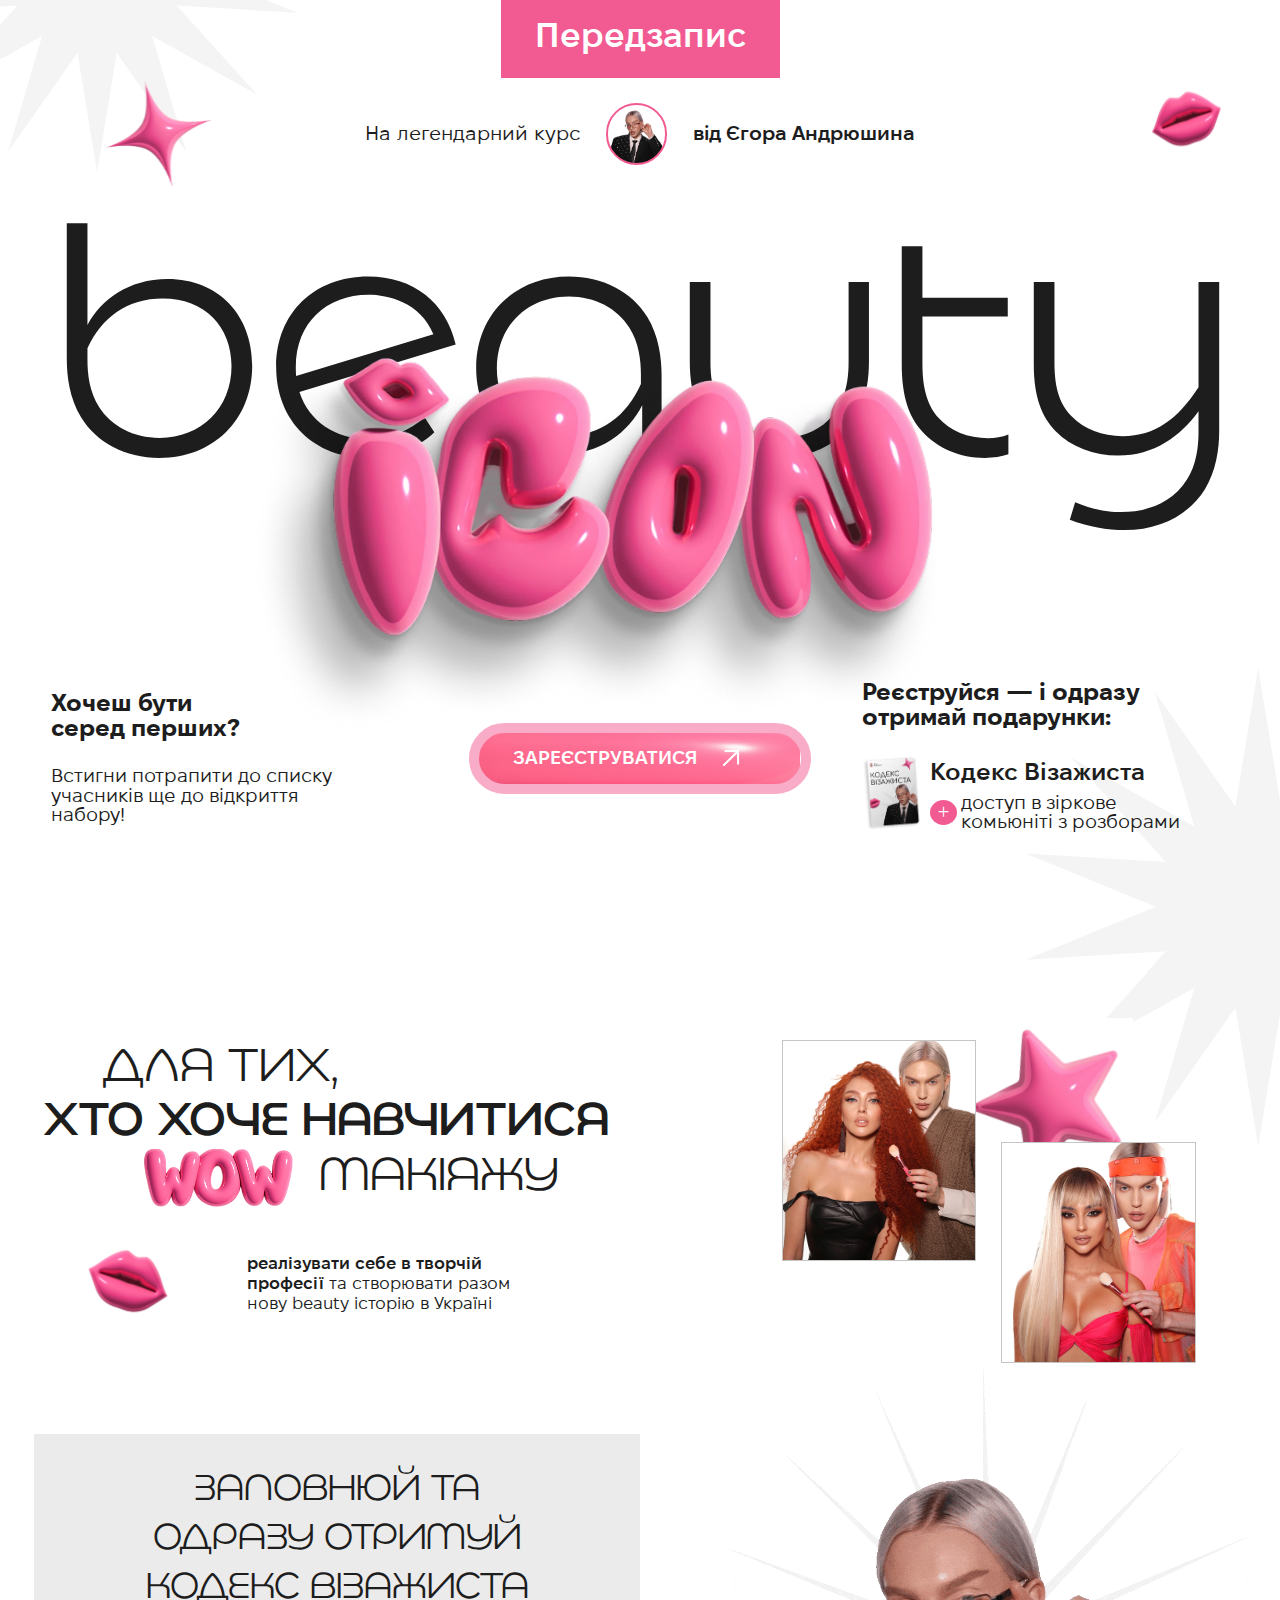
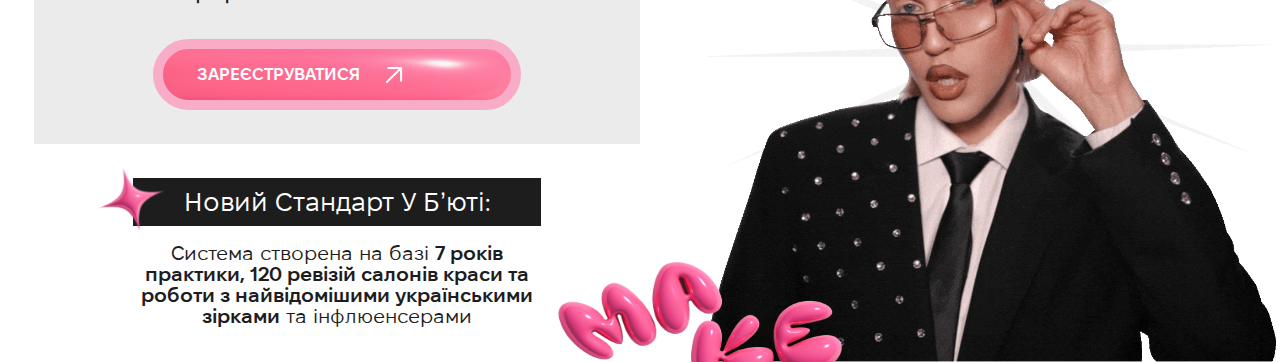
<file: index.html>
<!doctype html>
<html lang="en">
<head>
    <meta charset="UTF-8">
    <meta name="viewport"
          content="width=device-width, user-scalable=no, initial-scale=1.0, maximum-scale=1.0, minimum-scale=1.0">
    <meta http-equiv="X-UA-Compatible" content="ie=edge">
  <meta content="BEAUTY ICON - передзапис на легендраний курс від Єгора Андрюшина" name="description">
  <meta content="BEAUTY ICON - передзапис на легендраний курс від Єгора Андрюшина" property="og:title">
  <meta content="BEAUTY ICON - передзапис на легендраний курс від Єгора Андрюшина" property="og:description">
  <meta content="https://www.egormuaschool.com.ua/assets/open_graph.webp" property="og:image">
  <meta content="BEAUTY ICON - передзапис на легендраний курс від Єгора Андрюшина" property="twitter:title">
  <meta content="BEAUTY ICON - передзапис на легендраний курс від Єгора Андрюшина" property="twitter:description">
  <meta content="https://www.egormuaschool.com.ua/assets/open_graph.webp" property="twitter:image">
  <meta property="og:type" content="website">
  <meta content="summary_large_image" name="twitter:card">
  <link rel="stylesheet" href="style.css">
  <link rel="apple-touch-icon-precomposed" sizes="57x57" href="assets/apple-touch-icon-57x57.png" />
  <link rel="apple-touch-icon-precomposed" sizes="114x114" href="assets/apple-touch-icon-114x114.png" />
  <link rel="apple-touch-icon-precomposed" sizes="72x72" href="assets/apple-touch-icon-72x72.png" />
  <link rel="apple-touch-icon-precomposed" sizes="144x144" href="assets/apple-touch-icon-144x144.png" />
  <link rel="apple-touch-icon-precomposed" sizes="60x60" href="assets/apple-touch-icon-60x60.png" />
  <link rel="apple-touch-icon-precomposed" sizes="120x120" href="assets/apple-touch-icon-120x120.png" />
  <link rel="apple-touch-icon-precomposed" sizes="76x76" href="assets/apple-touch-icon-76x76.png" />
  <link rel="apple-touch-icon-precomposed" sizes="152x152" href="assets/apple-touch-icon-152x152.png" />
  <link rel="icon" type="image/png" href="assets/favicon-196x196.png" sizes="196x196" />
  <link rel="icon" type="image/png" href="assets/favicon-96x96.png" sizes="96x96" />
  <link rel="icon" type="image/png" href="assets/favicon-32x32.png" sizes="32x32" />
  <link rel="icon" type="image/png" href="assets/favicon-16x16.png" sizes="16x16" />
  <link rel="icon" type="image/png" href="assets/favicon-128x128.png" sizes="128x128" />
  <meta name="application-name" content="BEAUTY ICON"/>
  <meta name="msapplication-TileColor" content="#FFFFFF" />
  <meta name="msapplication-TileImage" content="assets/mstile-144x144.png" />
  <meta name="msapplication-square70x70logo" content="assets/mstile-70x70.png" />
  <meta name="msapplication-square150x150logo" content="assets/mstile-150x150.png" />
  <meta name="msapplication-wide310x150logo" content="assets/mstile-310x150.png" />
  <meta name="msapplication-square310x310logo" content="assets/mstile-310x310.png" />

  <title>BEAUTY ICON</title>
</head>
<body>
  <main>
    <section class="hero">
      <div class="top">
        <div class="pre-record">
          <div class="inner fixel-semibold color-white">
            Передзапис
          </div>
        </div>
        <div class="description">
          <div class="left fixel-regular">На легендарний курс</div>
          <div class="img">

          </div>
          <div class="right fixel-semibold"> від Єгора Андрюшина</div>
        </div>
      </div>
      <div class="title basenji-extralight">
        <div class="marquee-text basenji-extralight">beauty beauty beauty</div>
        <img src="assets/images/title-icon.png" alt="" class="abs">
      </div>
      <div class="bottom">
        <div class="left">
          <div class="fixel-bold">Хочеш бути <br>серед перших?</div>
          <div class="fixel-regular">Встигни потрапити до списку <br>учасників ще до відкриття <br>набору!</div>
        </div>
        <a href="https://ivansavchuk7.github.io/beauty_icon//apply" target="_blank" class="button pulse"><span class="fixel-semibold">ЗАРЕЄСТРУВАТИСЯ</span><img src="assets/images/arrow-white-2.svg" alt=""></a>
        <div class="right">
          <div class="fixel-bold">Реєструйся — і одразу отримай подарунки:</div>
          <div>
            <div class="left"><img src="assets/images/book.png" alt=""></div>
            <div class="right-inner">
              <div class="fixel-semibold">Кодекс Візажиста</div>
              <div><span>+</span><span class="fixel-regular">доступ в зіркове <br>комьюніті з розборами</span></div>
            </div>
          </div>
        </div>
      </div>
    </section>
    <section class="offer">
      <div class="about">
        <div class="left">
          <div class="title">
            <div class="basenji-extralight">ДЛЯ ТИХ,</div>
            <div class="basenji-light">ХТО ХОЧЕ НАВЧИТИСЯ</div>
            <div class="basenji-extralight">МАКІЯЖУ</div>
          </div>
          <div class="right mobile">
            <div class="collage" id="collage-mobile">
              <div>
                <img src="assets/images/collage-1.png" alt="" class="left">
              </div>
              <div>
                <img src="assets/images/collage-2.png" alt="" class="right">
                <img src="assets/images/pink-star.svg" alt="" class="abs right">
              </div>
            </div>
          </div>
          <div class="tooltip">
            <img src="assets/images/abs-lips.svg" alt="">
            <div class="text fixel-regular">
              <span class="fixel-semibold">реалізувати себе в творчій <br>професії</span> та створювати разом <br>нову beauty історію в Україні
            </div>
          </div>
        </div>
        <div class="right">
          <div class="collage" id="collage">
            <div>
              <img src="assets/images/collage-1.png" alt="" class="left">
            </div>
            <div>
              <img src="assets/images/collage-2.png" alt="" class="right">
              <img src="assets/images/pink-star.svg" alt="" class="abs right">
            </div>
          </div>
        </div>
      </div>
      <div class="form">
        <div class="content">
          <div class="action">
            <img src="assets/images/make-icon.png" alt="" class="abs">
            <div class="title">
              <div class="basenji-extralight">Заповнюй та</div>
              <div class="basenji-extralight">одразу отримуй</div>
              <div class="basenji-extralight">Кодекс Візажиста</div>
            </div>
            <a href="https://ivansavchuk7.github.io/beauty_icon//apply" target="_blank" class="button pulse"><span class="fixel-semibold">ЗАРЕЄСТРУВАТИСЯ</span><img src="assets/images/arrow-white-2.svg" alt=""></a>
          </div>
          <div class="description">
            <div class="title fixel-regular">Новий Стандарт У Бʼюті: <img src="assets/images/abs-star.svg" alt="" class="abs"></div>
            <div class="text fixel-regular">
              Система створена на базі <span class="fixel-semibold">7 років <br>практики, 120 ревізій салонів краси та <br>роботи з найвідомішими українськими <br>зірками</span> та інфлюенсерами
            </div>
          </div>
          <img src="assets/images/test.gif" alt="" class="mobile">
        </div>
      </div>
    </section>
  </main>
  <script>
    const collage = document.getElementById('collage');
    const collageMobile = document.getElementById('collage-mobile');

    let hasAnimated = false; // анімація спрацює лише один раз при появі
    let intervalId;

    const observer = new IntersectionObserver((entries, observer) => {
      entries.forEach(entry => {
        if (entry.isIntersecting && !hasAnimated) {
          hasAnimated = true;

          collage.classList.toggle('switch');
          collageMobile.classList.toggle('switch');

          setTimeout(() => {
            intervalId = setInterval(() => {
              collageMobile.classList.toggle('switch');
            }, 5000); // міняє місцями кожні 5 секунд після першої появи
          }, 2000);

          observer.unobserve(collageMobile);
          setTimeout(() => {
            intervalId = setInterval(() => {
              collage.classList.toggle('switch');
            }, 5000);
          }, 2000);

          observer.unobserve(collage);
        }
      });
    }, { threshold: 0.5 });

    observer.observe(collage);
    observer.observe(collageMobile);
  </script>
</body>
</html>
</file>
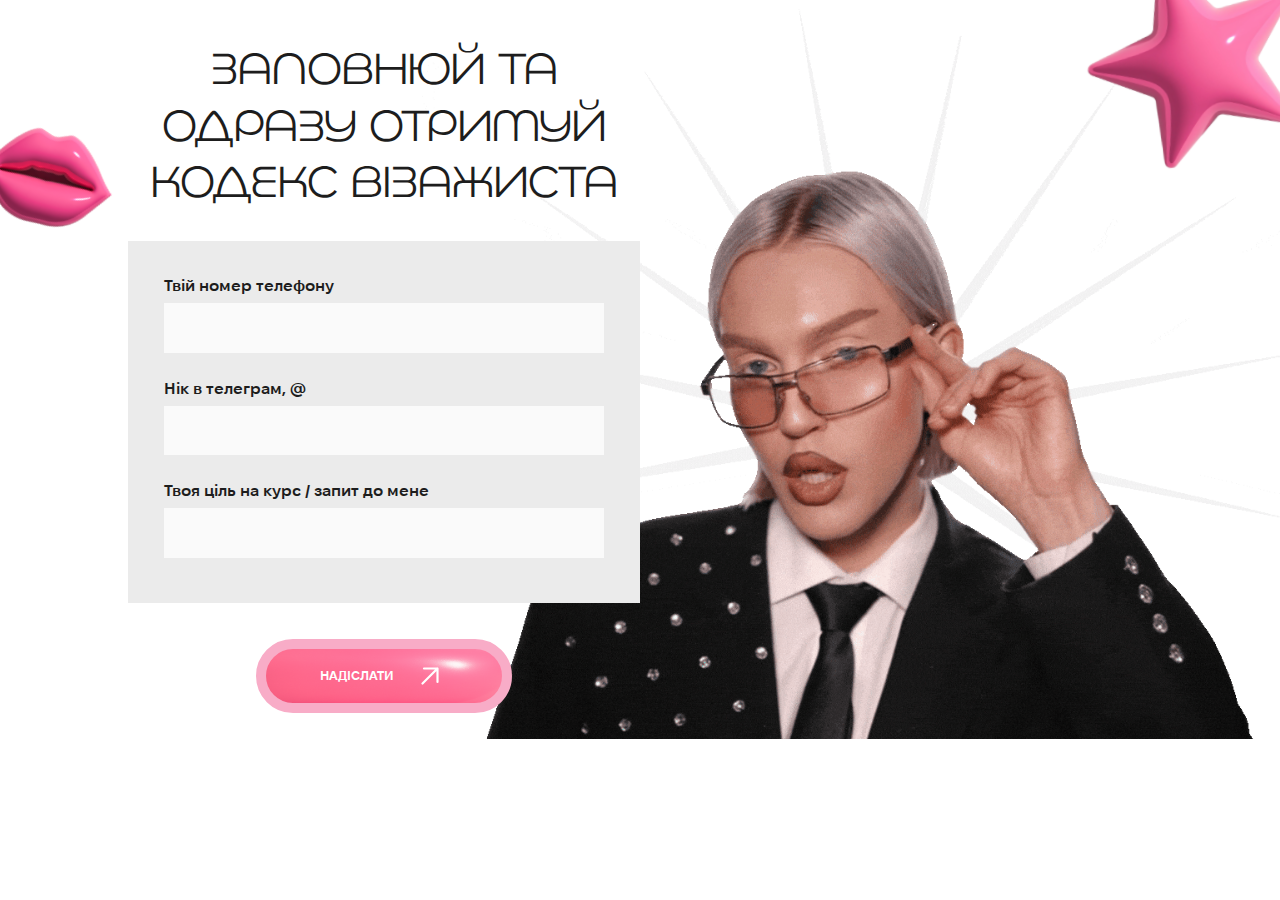
<file: apply/index.html>
<!doctype html>
<html lang="en">
<head>
    <meta charset="UTF-8">
    <meta name="viewport"
          content="width=device-width, user-scalable=no, initial-scale=1.0, maximum-scale=1.0, minimum-scale=1.0">
    <meta http-equiv="X-UA-Compatible" content="ie=edge">
    <meta content="BEAUTY ICON - передзапис на легендраний курс від Єгора Андрюшина" name="description">
    <meta content="BEAUTY ICON - передзапис на легендраний курс від Єгора Андрюшина" property="og:title">
    <meta content="BEAUTY ICON - передзапис на легендраний курс від Єгора Андрюшина" property="og:description">
    <meta content="" property="og:image">
    <meta content="BEAUTY ICON - передзапис на легендраний курс від Єгора Андрюшина" property="twitter:title">
    <meta content="BEAUTY ICON - передзапис на легендраний курс від Єгора Андрюшина" property="twitter:description">
    <meta content="" property="twitter:image">
    <meta property="og:type" content="website">
    <meta content="summary_large_image" name="twitter:card">
    <link rel="stylesheet" href="style.css">
    <script src="index.js" defer></script>
    <link rel="apple-touch-icon-precomposed" sizes="57x57" href="../assets/apple-touch-icon-57x57.png" />
    <link rel="apple-touch-icon-precomposed" sizes="114x114" href="../assets/apple-touch-icon-114x114.png" />
    <link rel="apple-touch-icon-precomposed" sizes="72x72" href="../assets/apple-touch-icon-72x72.png" />
    <link rel="apple-touch-icon-precomposed" sizes="144x144" href="../assets/apple-touch-icon-144x144.png" />
    <link rel="apple-touch-icon-precomposed" sizes="60x60" href="../assets/apple-touch-icon-60x60.png" />
    <link rel="apple-touch-icon-precomposed" sizes="120x120" href="../assets/apple-touch-icon-120x120.png" />
    <link rel="apple-touch-icon-precomposed" sizes="76x76" href="../assets/apple-touch-icon-76x76.png" />
    <link rel="apple-touch-icon-precomposed" sizes="152x152" href="../assets/apple-touch-icon-152x152.png" />
    <link rel="icon" type="image/png" href="../assets/favicon-196x196.png" sizes="196x196" />
    <link rel="icon" type="image/png" href="../assets/favicon-96x96.png" sizes="96x96" />
    <link rel="icon" type="image/png" href="../assets/favicon-32x32.png" sizes="32x32" />
    <link rel="icon" type="image/png" href="../assets/favicon-16x16.png" sizes="16x16" />
    <link rel="icon" type="image/png" href="../assets/favicon-128x128.png" sizes="128x128" />
    <meta name="application-name" content="BEAUTY ICON"/>
    <meta name="msapplication-TileColor" content="#FFFFFF" />
    <meta name="msapplication-TileImage" content="../assets/mstile-144x144.png" />
    <meta name="msapplication-square70x70logo" content="../assets/mstile-70x70.png" />
    <meta name="msapplication-square150x150logo" content="../assets/mstile-150x150.png" />
    <meta name="msapplication-wide310x150logo" content="../assets/mstile-310x150.png" />
    <meta name="msapplication-square310x310logo" content="../assets/mstile-310x310.png" />
    <title>BEAUTY ICON - Реєстрація</title>
</head>
<body>
    <main>
        <div class="content">
            <div class="title">
                <div>Заповнюй та</div>
                <div>одразу отримуй</div>
                <div>Кодекс Візажиста</div>
            </div>
            <div class="form-wrapper">
                <form class="custom-form" id="form">
                    <input type="hidden" name="SheetName" value="Beauty Icon">
                    <div class="form-inner">
                        <label>
                            Твій номер телефону<br>
                            <input type="tel" name="Номер телефону" pattern="^(\+?\d{10,15})$" required>
                        </label>

                        <label>
                            Нік в телеграм, @<br>
                            <input type="text" name="Телеграм" required>
                        </label>

                        <label>
                            Твоя ціль на курс / запит до мене<br>
                            <input type="text" name="Запит" required>
                        </label>
                    </div>
                    <button class="button pulse" id="submit-btn">
                        <div class="dot-spinner">
                            <div class="dot-spinner__dot"></div>
                            <div class="dot-spinner__dot"></div>
                            <div class="dot-spinner__dot"></div>
                            <div class="dot-spinner__dot"></div>
                            <div class="dot-spinner__dot"></div>
                            <div class="dot-spinner__dot"></div>
                            <div class="dot-spinner__dot"></div>
                            <div class="dot-spinner__dot"></div>
                        </div>
                        <span class="fixel-semibold">НАДІСЛАТИ</span><img src="../assets/images/arrow-white-2.svg" alt="" class="arrow">
                    </button>
                </form>
            </div>

            <img src="../assets/images/test.gif" alt="" class="mobile">
        </div>
    </main>
</body>
</html>
</file>
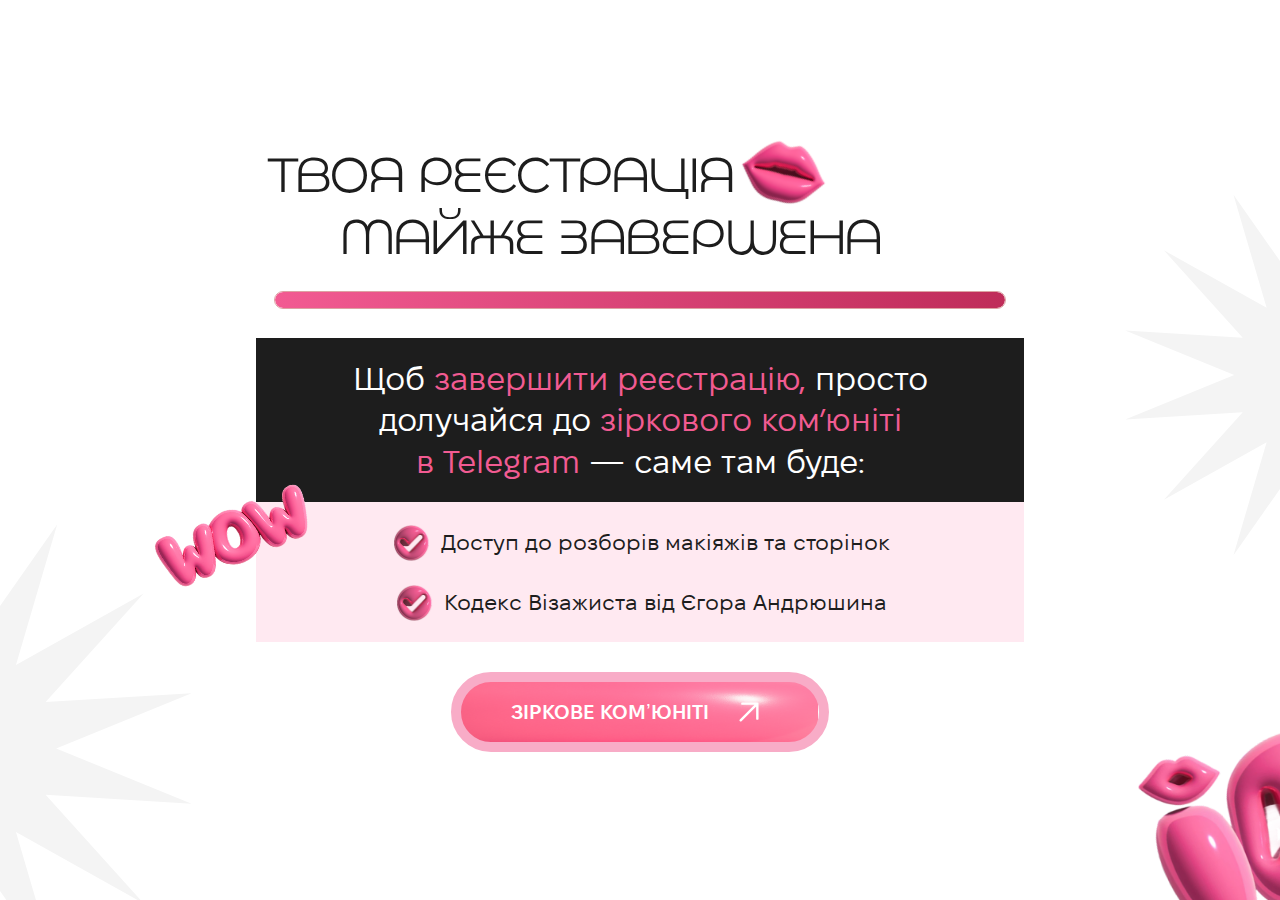
<file: finish/index.html>
<!doctype html>
<html lang="en">
<head>
    <meta charset="UTF-8">
    <meta name="viewport"
          content="width=device-width, user-scalable=no, initial-scale=1.0, maximum-scale=1.0, minimum-scale=1.0">
    <meta http-equiv="X-UA-Compatible" content="ie=edge">
    <meta content="BEAUTY ICON - передзапис на легендраний курс від Єгора Андрюшина" name="description">
    <meta content="BEAUTY ICON - передзапис на легендраний курс від Єгора Андрюшина" property="og:title">
    <meta content="BEAUTY ICON - передзапис на легендраний курс від Єгора Андрюшина" property="og:description">
    <meta content="" property="og:image">
    <meta content="BEAUTY ICON - передзапис на легендраний курс від Єгора Андрюшина" property="twitter:title">
    <meta content="BEAUTY ICON - передзапис на легендраний курс від Єгора Андрюшина" property="twitter:description">
    <meta content="" property="twitter:image">
    <meta property="og:type" content="website">
    <meta content="summary_large_image" name="twitter:card">
    <link rel="stylesheet" href="style.css">
    <link rel="apple-touch-icon-precomposed" sizes="57x57" href="../assets/apple-touch-icon-57x57.png" />
    <link rel="apple-touch-icon-precomposed" sizes="114x114" href="../assets/apple-touch-icon-114x114.png" />
    <link rel="apple-touch-icon-precomposed" sizes="72x72" href="../assets/apple-touch-icon-72x72.png" />
    <link rel="apple-touch-icon-precomposed" sizes="144x144" href="../assets/apple-touch-icon-144x144.png" />
    <link rel="apple-touch-icon-precomposed" sizes="60x60" href="../assets/apple-touch-icon-60x60.png" />
    <link rel="apple-touch-icon-precomposed" sizes="120x120" href="../assets/apple-touch-icon-120x120.png" />
    <link rel="apple-touch-icon-precomposed" sizes="76x76" href="../assets/apple-touch-icon-76x76.png" />
    <link rel="apple-touch-icon-precomposed" sizes="152x152" href="../assets/apple-touch-icon-152x152.png" />
    <link rel="icon" type="image/png" href="../assets/favicon-196x196.png" sizes="196x196" />
    <link rel="icon" type="image/png" href="../assets/favicon-96x96.png" sizes="96x96" />
    <link rel="icon" type="image/png" href="../assets/favicon-32x32.png" sizes="32x32" />
    <link rel="icon" type="image/png" href="../assets/favicon-16x16.png" sizes="16x16" />
    <link rel="icon" type="image/png" href="../assets/favicon-128x128.png" sizes="128x128" />
    <meta name="application-name" content="BEAUTY ICON"/>
    <meta name="msapplication-TileColor" content="#FFFFFF" />
    <meta name="msapplication-TileImage" content="../assets/mstile-144x144.png" />
    <meta name="msapplication-square70x70logo" content="../assets/mstile-70x70.png" />
    <meta name="msapplication-square150x150logo" content="../assets/mstile-150x150.png" />
    <meta name="msapplication-wide310x150logo" content="../assets/mstile-310x150.png" />
    <meta name="msapplication-square310x310logo" content="../assets/mstile-310x310.png" />
    <link rel="stylesheet" href="style.css">
    <title>BEAUTY ICON - </title>
</head>
<body>
  <main>
      <div class="content">
          <div class="title">
              <div>Твоя реєстрація <img src="../assets/images/lips-rotated.svg" alt="" class="abs"></div>
              <div>майже завершена</div>
          </div>
          <div class="loader"></div>
          <div class="text">
              <div class="top">
                  Щоб <span>завершити реєстрацію,</span> просто <br>долучайся до <span>зіркового ком’юніті <br>
                  в Telegram</span> — саме там буде:
              </div>
              <div class="bottom">
                  <img src="../assets/images/wow-icon.png" alt="" class="abs">
                  <div class="inner"><img src="../assets/images/checkmark-pink.png" alt=""><span>Доступ до розборів макіяжів та сторінок</span></div>
                  <div class="inner"><img src="../assets/images/checkmark-pink.png" alt=""><span>Кодекс Візажиста від Єгора Андрюшина</span></div>
              </div>
          </div>
          <a href="https://t.me/+qMk3jBLEn3M3M2Ji" class="button pulse">
              <span class="fixel-semibold">ЗІРКОВЕ КОМʼЮНІТІ</span><img src="../assets/images/arrow-white-2.svg" alt="" >
          </a>
      </div>
  </main>
  <script>
      window.onload = function () {
          document.querySelector('.loader')?.classList.add('loaded');
      };
  </script>
</body>
</html>
</file>
<file: style.css>
@font-face {
    font-family: 'Fixel Regular';
    src: local('Fixel Display Regular'), local('Fixel-Display-Regular'),
    url('assets/fonts/FixelDisplay-Regular.woff2') format('woff2'),
    url('assets/fonts/FixelDisplay-Regular.woff') format('woff'),
    url('assets/fonts/FixelDisplay-Regular.ttf') format('truetype');
    font-weight: 400;
    font-style: normal;
}
@font-face {
    font-family: 'Fixel Bold';
    src: local('Fixel Display Bold'), local('Fixel-Display-Bold'),
    url('assets/fonts/FixelDisplay-Bold.woff2') format('woff2'),
    url('assets/fonts/FixelDisplay-Bold.woff') format('woff'),
    url('assets/fonts/FixelDisplay-Bold.ttf') format('truetype');
    font-weight: 700;
    font-style: normal;
}
@font-face {
    font-family: 'Fixel Semibold';
    src: local('Fixel Display SemiBold'), local('Fixel-Display-SemiBold'),
    url('assets/fonts/FixelDisplay-SemiBold.woff2') format('woff2'),
    url('assets/fonts/FixelDisplay-SemiBold.woff') format('woff'),
    url('assets/fonts/FixelDisplay-SemiBold.ttf') format('truetype');
    font-weight: 600;
    font-style: normal;
}
@font-face {
    font-family: 'Basenji ExtraLight';
    src: url('assets/fonts/basenji-extralight.otf') format('opentype');
    font-weight: 100;
    font-style: normal;
}
@font-face {
    font-family: 'Basenji Light';
    src: url('assets/fonts/basenji-light.otf') format('opentype');
    font-weight: 300;
    font-style: normal;
}
.basenji-extralight {
    font-family: 'Basenji ExtraLight', sans-serif;
}
.basenji-light {
    font-family: 'Basenji Light', sans-serif;
}
.fixel-regular {
    font-family: 'Fixel Regular', sans-serif;
}
.fixel-bold {
    font-family: 'Fixel Bold', sans-serif;
}
.fixel-semibold {
    font-family: 'Fixel Semibold', sans-serif;
}
.color-white {
    color: #FFFFFF;
}

html {
    font-size: 20px;
    min-height: 100vh;
    background: #FFFFFF;
}
* {
    box-sizing: border-box;
    margin: 0;
    padding: 0;
    color: #1D1D1D;
    letter-spacing: 0;
    line-height: 104%;
    text-decoration: none;
    border: none;
}
section.hero {
    overflow: hidden;
    padding: 0 3rem 3rem 3rem;
    min-height: 90vh;
    background-image: url('assets/images/bg-star-1.svg'), url('assets/images/bg-star-2.svg');
    background-repeat: no-repeat;
    background-size: 17.5rem 17.5rem, 15rem, 15rem;
    background-position: 0 -3.5rem, 100% 100%;
}
section.hero .pre-record {
    display: flex;
    justify-content: center;
    position: relative;
}
section.hero .pre-record > .inner {
    width: fit-content;
    background: #F25B92;
    padding: 1rem 2rem 1.5rem 2rem;
    font-size: 2rem;
}
section.hero .pre-record::before {
    content: '';
    height: 5rem;
    width: 5rem;
    position: absolute;
    display: block;
    background-image: url('assets/images/abs-lips.svg');
    background-size: cover;
    background-repeat: no-repeat;
    background-position: center;
    top: 100%;
    right: 0;
}
section.hero .pre-record::after {
    content: '';
    background-image: url('assets/images/abs-star.svg');
    background-size: cover;
    background-repeat: no-repeat;
    background-position: center;
    height: 7rem;
    width: 7rem;
    position: absolute;
    display: block;
    top: 100%;
    left: 6rem;
}
section.hero .description {
    display: flex;
    gap: 1.5rem;
    justify-content: center;
    align-items: center;
    margin-top: 1.5rem;
}
section.hero .description > div {
    font-size: 1.2rem;
}
section.hero .description .img {
    width: 3.6rem;
    height: 3.6rem;
    border-radius: 50%;
    border: 2px solid #F25B92;
    background-image: url("assets/images/expert-icon.png");
    background-repeat: no-repeat;
    background-position: center;
    background-size: cover;
}

section.hero .title {
    font-size: calc(100vw / 3.9);
    text-align: center;
    position: relative;
    margin-bottom: calc(60vw / 4.4);
}
section.hero .title .abs {
    width: 60vw;
    height: auto;
    position: absolute;
    top: 50%;
    left: 45%;
    transform: translateX(-50%);
}
section.hero .bottom {
    display: flex;
    width: 100%;
    gap: 3rem;
    align-items: center;
}
section.hero .bottom > div {
    flex: 3;
    display: flex;
    flex-direction: column;
    gap: 1.5rem;
}
section.hero .bottom .button,
section.offer .action .button{
    display: flex;
    gap: 1rem;
    align-items: center;
    flex-direction: row;
    flex: 2;
    background-image: url("assets/images/button-bg.png");
    background-size: 100% 100%;
    background-repeat: no-repeat;
    padding: .5rem 2.5rem .5rem 2rem;
    border: 10px solid #f8acc7;
    border-radius: 100px;
    height: fit-content;
}
section.hero .bottom .button > span,
section.offer .action .button > span {
    color: #FFFFFF;
}
section.hero .bottom .button > img,
section.offer .action .button > img {
    width: 2rem;
    height: 2rem;
}
section.hero .bottom * {
    font-size: 1.1rem;
}
section.hero .bottom .left div:first-child,
section.hero .bottom .right div:first-child{
    font-size: 1.4rem;
}
section.hero .bottom .right div:last-child {
    display: flex;
    gap: .5rem;
}
section.hero .bottom .right div:last-child img {
    width: 3.5rem;
}
section.hero .bottom .right div:last-child .right-inner {
    display: flex;
    flex-direction: column;
    justify-content: center;
    gap: .5rem;
}
section.hero .bottom .right .right-inner div:last-child {
    display: flex;
    gap: .25rem;
    align-items: center;
}
section.hero .bottom .right-inner div:last-child span:first-child {
    color: #FFFFFF;
    padding: 2px 8px;
    border-radius: 50%;
    font-size: 1.2rem;
    background-color: #F25B92;
}
section.offer {
    padding: 4rem 0 0 0;
    background-image: url('assets/images/bg-star-4.svg');
    background-repeat: no-repeat;
    background-size: 15rem, 15rem;
    background-position: 100% 0;
}
section.offer > div {
    padding-right: 2rem;
}
section.offer .about {
    display: flex;
    justify-content: space-between;
    gap: 2rem;
}
section.offer .about > .left {
    flex: 4;
}
section.offer .about > .right {
    flex: 3;
}
section.offer .about > .left > .title {
    display: flex;
    flex-direction: column;
    gap: 5px;
    width: fit-content;
}
section.offer .about .title > div {
    font-size: 2.8rem;
}
section.offer .about .title > div:first-child {
    padding-left: 3.5rem;
}
section.offer .about .title > div:last-child {
    text-align: right;
    position: relative;
    padding-right: 3rem;
}
section.offer .about .title > div:last-child::before {
    content: '';
    width: 10rem;
    height: 3.5rem;
    position: absolute;
    right: 18rem;
    background-image: url("assets/images/wow-icon.png");
    background-size: cover;
    background-repeat: no-repeat;
    background-position: center;
}
section.offer .about .tooltip {
    display: flex;
    padding-top: 2rem;
    align-items: center;
    gap: 2rem;
}
section.offer .about .tooltip img {
    transform: scaleX(-1);
    margin: 0 2rem;
    width: 6rem;
    height: 6rem;
}
section.offer .about .tooltip .text {
    line-height: 120%;
}
section.offer .about .right .collage {
    display: flex;
    gap: 1.5rem;
    position: relative;
    z-index: 1;
    justify-content: center;
}
section.offer .about .right .collage > div {
    position: relative;
    z-index: 10;
}
section.offer .about .right .collage img {
    z-index: 10;
    position: relative;
    background: #FFFFFF;
    height: 15rem;
    width: auto;
    border: 1px solid rgba(29, 29, 29, 0.26);
}
section.offer .about .right .collage > div:last-child {
    margin-top: 6rem;
    z-index: 0;
}
section.offer .about .right .collage > div:last-child .abs {
    width: 10rem;
    height: 10rem;
    position: absolute;
    left: -20%;
    top: -45%;
    background-image: url("assets/images/pink-star.svg");
    background-size: cover;
    background-repeat: no-repeat;
    background-position: center;
    border: none;
    z-index: -1;
}
section.offer .about .right.mobile {
    display: none;
}
section.offer .form {
    background-image: url("assets/images/test.gif");
    background-repeat: no-repeat;
    background-size: contain;
    background-position: 100% 100%;
    padding-bottom: 3rem;
    position: relative;
    overflow: hidden;
}
section.offer .form > .content {
    width: 50%;
    display: flex;
    flex-direction: column;
    gap: 2rem;
}
section.offer .form > .content .action {
    display: flex;
    flex-direction: column;
    gap: 2rem;
    background: #EBEBEB;
    padding: 2rem;
}
section.offer .form > .content .action .abs {
    position: absolute;
    width: 20rem;
    height: 12rem;
    bottom: -3.5rem;
    left: 55%;
    transform: translateX(-50%);
    overflow: hidden;
}
section.offer .form > .content .action .title {
    display: flex;
    flex-direction: column;
    gap: 10px;
}
section.offer .form > .content .action .title > div {
    font-size: 2.5rem;
    text-align: center;
    text-transform: uppercase;
}
section.offer .action .button {
    margin:0  5rem;
}
section.offer .form .description {
    display: flex;
    flex-direction: column;
    gap: 1rem;
    align-items: center;
}
section.offer .form .description .title {
    padding: .5rem 3rem;
    background: #1D1D1D;
    color: #FFFFFF;
    width: fit-content;
    line-height: 120%;
    font-size: 1.5rem;
    position: relative;
}
section.offer .form .description .title .abs {
    position: absolute;
    width: 4.5rem;
    height: 4.5rem;
    left: 0;
    top: 50%;
    transform: translate(-50%, -50%);
}
section.offer .form .description .text {
    text-align: center;
    font-size: 1.2rem;
}
section.offer .form img.mobile {
    display: none;
}
.marquee-wrapper {
    position: relative;
    overflow: hidden;
    width: 100%;         /* або фіксована ширина */
    white-space: nowrap;
}

.marquee-text {
    font-size: calc(100vw / 3.9);
    animation: marquee 20s linear infinite;
    white-space: nowrap;
}

@keyframes marquee {
    from {
        transform: translateX(0%);
    }
    to {
        transform: translateX(-100%);
    }
}
.pulse {
    animation: pulse 3s infinite;
}

@keyframes pulse {
    0% {
        transform: scale(1);
        box-shadow: 0 0 0 0 rgba(248, 105, 158, 0.5);
    }
    70% {
        transform: scale(1.03);
        box-shadow: 0 0 0 1rem rgba(248, 105, 158, 0);
    }
    100% {
        transform: scale(1);
        box-shadow: 0 0 0 0 rgba(248, 105, 158, 0);
    }
}

.collage img {
    transition: transform 2s ease-in-out;
}

.collage.switch .left {
    transform: translateX(calc(100% + 1.5rem));
}

.collage.switch .right {
    transform: translateX(calc(-100% - 1.5rem));
}



@media screen and (min-width: 2560px) and (max-width: 3840px) {
    html {
        font-size: 28px;
    }
    section.hero {
        padding: 0 10rem 5rem 10rem;
        min-height: auto;
    }
    section.hero .title {
        font-size: calc(60vw / 3.9);
        margin-bottom: calc(45vw / 4.4);
    }
    section.hero .title .abs {
        width: 40vw;
        left: 50%;
    }
    section.hero .bottom {
        margin: auto;
        width: fit-content;
    }
    section.hero .bottom br {
        display: none;
    }
    section.offer .about {
        padding-left: 10vw;
        padding-right: 10vw;
    }
    section.offer .about .title > div {
        font-size: 3rem;
    }
    section.offer .about .title > div:last-child {
        padding: 0;
    }
    section.offer .about .title > div:last-child::before {
        width: 10rem;
        height: 4rem;
        right: 17rem;
    }
    section.offer .about .tooltip {
        padding-top: 3rem;
    }
    section.offer .about .tooltip img {
        width: 7vw;
        height: 7vw;
    }
    section.offer .about .tooltip .text {
        font-size: 1.5rem;
    }
    section.offer .about .right .collage img {
        height: 20rem;
    }
    section.offer .about .right .collage > div:last-child .abs {
        width: 15rem;
        height: 15rem;
        left: -15%;
        top: -50%;
    }
    section.offer .form {
        padding: 4rem 18vw 2rem 18vw;
        background-position: 85% 100%;
    }
    section.offer .form > .content {
        width: 60%;
    }
    section.offer .form > .content .action {
        padding: 2rem 1.5rem;
    }
    section.offer .action .button {
        margin: auto;
        max-width: 670px;
    }
}
@media only screen  and (max-width: 2559px) {
    html {
        font-size: 24px;
    }
    section.hero {
        min-height: auto;
    }
    section.hero .bottom {
        margin: auto;
        width: fit-content;
    }
    section.hero .title {
        font-size: calc(70vw / 3.9);
        margin-bottom: calc(50vw / 4.4);
    }
    section.hero .title .abs {
        width: 50vw;
        left: 45%;
    }
    section.offer .about {
        padding: 0 6rem;
    }
    section.offer .form {
        padding: 4rem 12vw 2rem 12vw;
        background-position: 85% 100%;
    }
    section.offer .action .button {
        margin: 0 4rem;
    }
    section.offer .form > .content .action .title > div {
        font-size: 2.2rem;
    }
}
@media only screen and (max-width: 1919px) {
    html {
        font-size: 22px;
    }
    section.hero {
        padding: 0 5rem 5rem 5rem;
        min-height: auto;
    }
    section.hero .title {
        font-size: calc(90vw / 3.9);
        margin-bottom: calc(60vw / 4.4);
    }
    section.hero .pre-record::after {
        left: 3rem;
    }
    section.hero .title .abs {
        width: 60vw;
        left: 45%;
    }
    section.offer .about {
        padding: 0 2.5rem;
    }
    section.offer .action .button {
        margin: 0 2rem;
    }
    section.offer .form {
        background-position: 95% 100%;
    }
}
@media only screen and (max-width: 1599px) {
    html {
        font-size: 20px;
    }
    section.hero {
        padding: 0 3rem 3rem 3rem;
    }
    section.hero .bottom br {
        display: initial;
    }
    section.hero .bottom {
        width: 100%;
    }
    section.offer .form {
        background-position: 100% 100%;
        padding: 0 2rem 3rem 0;
    }
    section.offer .action .button {
        margin: 0 5rem;
    }
    section.offer .form {
        padding: 4rem 2rem 2rem 2rem;
    }
}
@media only screen and (max-width: 1365px) {
    html {
        font-size: 17px;
    }
    section.hero {
        padding: 0 3rem 8rem 3rem;
    }
    section.offer .about .right .collage img {
        height: 13rem;
    }
    section.offer .about .right .collage > div:last-child .abs {
        top: -55%;
    }
}
@media only screen and (max-width: 1100px) {
    html {
        font-size: 16px;
    }
    section.hero {
        padding: 0 1.25rem 2rem 1.25rem;
        min-height: 700px;
        background-size: 12.5rem 12.5rem, 10rem, 10rem;
    }
    section.offer {
        background-size:10rem, 10rem;
    }
    section.hero .title {
        font-size: calc(100vw / 3.9);
        margin-bottom: calc(80vw / 4.4);
    }
    section.hero .title .abs {
        width: 80vw;
        left: 45%;
    }
    section.hero .bottom br {
        display: none;
    }
    section.hero .bottom * {
        font-size: .8rem !important;
    }
    section.hero .bottom {
        gap: 1.5rem;
    }
    section.hero .bottom .button,
    section.offer .action .button {
        padding: .25rem 2rem .25rem 1.5rem;
        border: 7px solid #f8acc7;
    }
    section.hero .bottom > div {
        gap: 1rem;
    }
    section.hero .pre-record::after {
        left: 1rem;
        width: 6rem;
        height: 6rem;
    }
    section.hero .bottom .right-inner div:last-child span:first-child  {
        padding: 5px 8px;
    }
    section.offer .about {
        flex-direction: column;
        padding: 0 1.5rem;
    }
    section.offer .about > div {
        display: flex;
        flex-direction: column;
        align-items: center;
    }
    section.offer .about .right .collage > div {
        width: 45%;
    }
    section.offer .about .right .collage img {
        height: auto;
        width: 100%;
    }
    section.offer .about .right .collage > div:last-child .abs {
        width: 25vw;
        height: 25vw;
        top: -45%;
        left: -15%;
    }
    section.offer .about .left > .right:not(.mobile) {
        display: none;
    }
    section.offer .about .right.mobile {
        margin-top: 6rem;
    }
    section.offer .about .title > div {
        font-size: 3.5rem;
    }
    section.offer .about .title > div:last-child::before {
        width: 10rem;
        height: 3.5rem;
        right: 21rem;
    }
    section.offer .about .tooltip {
        position: relative;
        padding-top: 8rem;
    }
    section.offer .about .tooltip img {
        position: absolute;
        left: 0;
        top: -7rem;
        z-index: 555;
        width: 16rem;
        height: 16rem;
        margin: 0;
    }
    section.offer .about .tooltip .text {
        font-size: 2.5rem;
        padding: 0 10vw;
        text-align: center;
    }
    section.offer .about .tooltip .text br {
        display: none;
    }
    section.offer .form {
        padding-top: 6rem;
    }
    section.offer .form {
        background-position: 140% 100%;
    }
    section.offer .about .right.mobile {
        display: block;
    }
    section.offer .about .right .collage {
        justify-content: flex-start;
        padding: 0 2rem;
    }
}
@media only screen and (max-width: 950px) {
    section.offer .form {
        display: flex;
        flex-direction: column;
        align-items: center;
        background-image: none;
        padding-left: 10vw;
        padding-right: 10vw;
        padding-bottom: 0;
    }
    section.offer .form > .content .action {
        position: relative;
    }
    section.offer .form > .content .action .abs {
        left: 100%;
        top: -4.5rem;
        width: 16rem;
        height: 10.5rem;
    }
    section.offer .form img.mobile {
        display: block;
        margin-top: -1rem;
    }
    section.offer .form > .content > img:not(.mobile) {
        display: none;
    }
    section.offer .form > .content {
        width: 100%;
    }
    section.offer .form > .content .action .title > div {
        font-size: 3rem;
    }
    section.offer .action .button {
        max-width: 350px;
        margin: 0 auto;
    }
    section.offer .form .description .title {
        font-size: 2rem;
    }
    section.offer .form .description .text {
        font-size: 1.5rem;
    }
    section.offer .form .description .title .abs {
        width: 5rem;
        height: 5rem;
    }
    section.offer .action .button > span {
        font-size: 1.2rem;
    }
}
@media only screen and (max-width: 767px) {
    section.hero .bottom {
        flex-direction: column;
    }
    section.hero .bottom > div {
        order: 1;
    }
    section.hero .bottom > .button {
        order: 2;
    }
    section.hero .pre-record > .inner {
        padding: .5rem 1rem .75rem 1rem;
        font-size: 1.5rem;
    }
    section.hero .title {
        font-size: calc(90vw / 3.9);
        margin-bottom: calc(100vw / 3);
    }
    section.hero .title .abs {
        width: 100vw;
        left: 42.5%;
    }
    section.hero .bottom * {
        font-size: 1.85rem !important;
    }
    section.hero .bottom > .left {
        text-align: center;
    }
    section.hero .bottom .right > div:first-child {
        width: 60%;
    }
    section.hero .bottom .right div:last-child img {
        width: 5.5rem;
    }
    section.hero .bottom .right div:last-child .right-inner {
        flex-direction: row;
        align-items: center;
    }
    section.hero .bottom .right div:last-child .right-inner span {
        font-size: 1rem !important;
    }
    section.hero .bottom .right .right-inner div:last-child {
        gap: .7rem;
    }
    section.hero .pre-record::after {
        display: none;
    }
    section.hero .description {
        gap: .75rem;
        font-size: 1rem;
    }
    section.hero .pre-record::before {
        top: 25%;
        height: 4rem;
        width: 4rem;
    }
    section.hero .bottom .button,
    section.offer .action .button {
        padding: .75rem 2.75rem .75rem 2.25rem;
        border: 10px solid #f8acc7;
    }
    section.offer .about .title > div {
        font-size: 3rem;
    }
    section.offer .about .title > div:last-child::before {
        width: 9rem;
        height: 4.5rem;
        right: 19rem;
        top: -.75rem;
    }
    section.offer .form {
        padding-left: 6vw;
        padding-right: 6vw;
    }
    section.offer .form > .content .action .title > div {
        font-size: 2.85rem;
    }

    section.offer .form > .content .action .abs {
        left: 95%;
        top: -6.5rem;
        width: 16rem;
        height: 11.5rem;
    }
    section.offer .form .description .title {
        font-size: 1.75rem;
    }
    section.offer .about .right .collage {
        padding: 0 10px;
    }
    section.offer .about > .left > .title {
        gap: 7px;
    }
    section.hero .bottom {
        gap: 2.5rem;
    }
    section.hero .bottom > div {
        gap: 1.75rem;
    }
}
@media only screen and (max-width: 600px) {
    section.offer .about .tooltip img {
        left: 0;
        top: -5rem;
        width: 12rem;
        height: 12rem;
    }
    section.offer .about .tooltip .text {
        font-size: 2rem;
        padding: 0 10vw;
        text-align: center;
    }
    section.offer .about .title > div {
        font-size: 2.5rem;
    }
    section.offer .about .title > div:last-child::before {
        width: 8rem;
        height: 4rem;
        right: 16rem;
        top: -.5rem;
    }
    section.offer .about .title > div:first-child {
        padding-left: 2.5rem;
    }
    section.offer .about .right .collage > div {
        width: 50%;
    }
    section.offer .about .right .collage > div:last-child .abs {
        width: 30vw;
        height: 30vw;
    }
    section.offer .form > .content .action {
        padding: 1.5rem 1rem;
    }
    section.offer .form .description .text {
        font-size: 1.5rem;
    }
    section.offer .form {
        padding: 6rem 0 0 0;
    }
    section.offer .form > .content .action .abs {
        left: 87%;
        top: -7rem;
        width: 16rem;
        height: 11.5rem;
    }
}

@media only screen and (max-width: 540px) {
    html {
        font-size: 14px;
    }
    section.hero {
        padding: 0 1rem 1rem 1rem;
    }
    section.hero .description .img {
        width: 5rem;
        height: 5rem;
    }
    section.offer .about .tooltip .text {
        padding: 0 4vw;
    }
    section.offer .about {
        padding-left: 10px;
        padding-right: 10px;
    }
}
@media only screen and (max-width: 480px) {
    html {
        font-size: 13px;
    }
    section.hero .bottom {
        gap: 3rem;
    }
    section.hero .description .img {
        width: 4rem;
        height: 4rem;
    }
    section.hero .pre-record > .inner {
        padding: 1rem 1.25rem 1.25rem 1.25rem;
        font-size: 1.75rem;
    }
    section.hero .description > div {
        font-size: 1.1rem;
    }
}
@media only screen and (max-width: 420px) {
    section.offer .about .title > div {
        font-size: 2.2rem;
    }
    section.offer .about .title > div:last-child::before {
        width: 8rem;
        height: 4rem;
        right: 15rem;
        top: -.75rem;
    }
    section.offer .about .tooltip .text {
        padding: 0;
        font-size: 1.5rem;
    }
    section.hero {
        padding: 0 .5rem 1rem .5rem;
    }

}
@media only screen and (max-width: 400px) {
    section.hero .description > div {
        font-size: 1rem;
    }
    section.offer .form > .content .action .title > div {
        font-size: 2.2rem;
    }
    section.offer .action .button {
        margin: 0 1rem;
    }
    section.offer .form .description .title {
        font-size: 1.35rem;
    }
}
@media only screen and (max-width: 360px) {
    html {
        font-size: 10px;
    }
    section.hero {
        min-height: 600px;
    }
    section.offer .about .title > div {
        font-size: 2rem;
    }
    section.offer .about .title > div:last-child::before {
        width: 7rem;
        height: 2.5rem;
        right: 15rem;
    }
}
</file>
<file: apply/style.css>
@font-face {
    font-family: 'Fixel Semibold';
    src: local('Fixel Display SemiBold'), local('Fixel-Display-SemiBold'),
    url('../assets/fonts/FixelDisplay-SemiBold.woff2') format('woff2'),
    url('../assets/fonts/FixelDisplay-SemiBold.woff') format('woff'),
    url('../assets/fonts/FixelDisplay-SemiBold.ttf') format('truetype');
    font-weight: 600;
    font-style: normal;
}
@font-face {
    font-family: 'Basenji ExtraLight';
    src: url('../assets/fonts/basenji-extralight.otf') format('opentype');
    font-weight: 100;
    font-style: normal;
}
@font-face {
    font-family: 'Basenji Light';
    src: url('../assets/fonts/basenji-light.otf') format('opentype');
    font-weight: 300;
    font-style: normal;
}
.basenji-extralight {
    font-family: 'Basenji ExtraLight', sans-serif;
}
.basenji-light {
    font-family: 'Basenji Light', sans-serif;
}
.fixel-semibold {
    font-family: 'Fixel Semibold', sans-serif;
}
html {
    font-size: 20px;
    min-height: 100vh;
    background: #FFFFFF;
}
* {
    box-sizing: border-box;
    margin: 0;
    padding: 0;
    color: #1D1D1D;
    letter-spacing: 0;
    line-height: 104%;
    text-decoration: none;
    border: none;
}
main {
    padding: 3.5vw 0 2vw 10vw;
    background-image: url('../assets/images/lips-rotated.svg'), url('../assets/images/pink-star.svg'), url('../assets/images/test.gif');
    background-repeat: no-repeat;
    background-position: -3% 10%, 104% -15%, 110% 105%;
    background-attachment: fixed;
    background-size: 15vw 15vw, 20vw 20vw, contain;
}
main .content {
    display: flex;
    flex-direction: column;
    gap: 2rem;
    width: fit-content;
}
main .title {
    display: flex;
    flex-direction: column;
    gap: 10px;
}
main .title > div {
    font-family: 'Basenji ExtraLight', sans-serif;
    font-size: 2.25rem;
    text-align: center;
    text-transform: uppercase;
}
.form-wrapper form {
    display: flex;
    flex-direction: column;
    gap: 2rem;
}
.form-wrapper .form-inner {
    background-color: #EBEBEB;
    padding: 2rem 2rem 1rem 2rem;
    min-width: 40vw;
    max-width: 600px;
    font-family: sans-serif;
}

.custom-form label {
    display: block;
    margin-bottom: 1.5rem;
    font-size: .9rem;
    font-family: 'Fixel Semibold', sans-serif;
}

.custom-form input {
    width: 100%;
    padding: .8rem;
    margin-top: 0.5rem;
    border: none;
    background-color: #FAFAFA;
    font-size: 1rem;
    box-sizing: border-box;
}
.button{
    cursor: pointer;
    display: flex;
    gap: 1rem;
    align-items: center;
    justify-content: center;
    flex-direction: row;
    flex: 2;
    background-image: url("../assets/images/button-bg.png");
    background-size: 100% 100%;
    background-repeat: no-repeat;
    padding: .5rem 2.5rem .5rem 2.5rem;
    border: 10px solid #f8acc7;
    border-radius: 100px;
    width: 25vw;
    margin: auto;
    height: fit-content;
}
.button > span {
    color: #FFFFFF;
}
.button > img {
    width: 2rem;
    height: 2rem;
}
.pulse {
    animation: pulse 3s infinite;
}
.mobile {
    display: none;
}
.arrow {
    width: 1.5rem;
    height: 1.5rem;
    display: flex;
    align-items: center;
    justify-content: center;
}

@keyframes pulse {
    0% {
        transform: scale(1);
        box-shadow: 0 0 0 0 rgba(248, 105, 158, 0.5);
    }
    70% {
        transform: scale(1.03);
        box-shadow: 0 0 0 1rem rgba(248, 105, 158, 0);
    }
    100% {
        transform: scale(1);
        box-shadow: 0 0 0 0 rgba(248, 105, 158, 0);
    }
}

.dot-spinner {
    --uib-size: 2.8rem;
    --uib-speed: .9s;
    --uib-color: #FFFFFF;
    position: relative;
    align-items: center;
    display: none;
    justify-content: center;
    height: 1.5rem;
    width: 1.5rem;
    margin: auto;
}

.dot-spinner__dot {
    position: absolute;
    top: 0;
    left: 0;
    display: flex;
    align-items: center;
    justify-content: flex-start;
    height: 100%;
    width: 100%;
}

.dot-spinner__dot::before {
    content: '';
    height: 20%;
    width: 20%;
    border-radius: 50%;
    background-color: var(--uib-color);
    transform: scale(0);
    opacity: 0.5;
    animation: pulse0112 calc(var(--uib-speed) * 1.111) ease-in-out infinite;
    box-shadow: 0 0 20px rgba(18, 31, 53, 0.3);
}

.dot-spinner__dot:nth-child(2) {
    transform: rotate(45deg);
}

.dot-spinner__dot:nth-child(2)::before {
    animation-delay: calc(var(--uib-speed) * -0.875);
}

.dot-spinner__dot:nth-child(3) {
    transform: rotate(90deg);
}

.dot-spinner__dot:nth-child(3)::before {
    animation-delay: calc(var(--uib-speed) * -0.75);
}

.dot-spinner__dot:nth-child(4) {
    transform: rotate(135deg);
}

.dot-spinner__dot:nth-child(4)::before {
    animation-delay: calc(var(--uib-speed) * -0.625);
}

.dot-spinner__dot:nth-child(5) {
    transform: rotate(180deg);
}

.dot-spinner__dot:nth-child(5)::before {
    animation-delay: calc(var(--uib-speed) * -0.5);
}

.dot-spinner__dot:nth-child(6) {
    transform: rotate(225deg);
}

.dot-spinner__dot:nth-child(6)::before {
    animation-delay: calc(var(--uib-speed) * -0.375);
}

.dot-spinner__dot:nth-child(7) {
    transform: rotate(270deg);
}

.dot-spinner__dot:nth-child(7)::before {
    animation-delay: calc(var(--uib-speed) * -0.25);
}

.dot-spinner__dot:nth-child(8) {
    transform: rotate(315deg);
}

.dot-spinner__dot:nth-child(8)::before {
    animation-delay: calc(var(--uib-speed) * -0.125);
}

@keyframes pulse0112 {
    0%,
    100% {
        transform: scale(0);
        opacity: 0.5;
    }

    50% {
        transform: scale(1);
        opacity: 1;
    }
}

@media screen and (min-width: 1921px) and (max-width: 3840px) {
    html {
        font-size: 28px;
    }
    main {
        display: flex;
        flex-direction: column;
        justify-content: center;
        padding-left: 7.5vw;
    }
    .custom-form input {
        padding: 1rem .8rem;
    }
    .form-wrapper {
        min-width: 35vw;
    }
    main .title > div {
        font-size: 3rem;
    }
}
@media only screen  and (max-width: 2559px) {
    html {
        font-size: 24px;
    }
    main .title > div {
        font-size: 2.5rem;
    }
}
@media only screen and (max-width: 1599px) {
    html {
        font-size: 20px;
    }
}
@media only screen and (max-width: 1365px) {
    html {
        font-size: 18px;
    }
    main {
        padding: 3.5vw 0 2vw 5vw;
    }
    main {
        padding: 3.5vw 0 2vw 10vw;
        background-image: url('../assets/images/lips-rotated.svg'), url('../assets/images/pink-star.svg'), url('../assets/images/test.gif');
        background-repeat: no-repeat;
        background-position: -3% 10%, 104% -10%, 110% 105%;
        background-attachment: fixed;
        background-size: 17.5vw 17.5vw, 20vw 20vw, contain;
    }
    .button {
        width: 50%;
    }
}
@media only screen and (max-width: 1100px) {
    main {
        padding: 5vw 20vw 0 20vw;
        background-image: url('../assets/images/lips-rotated.svg'), url('../assets/images/pink-star.svg');
        background-repeat: no-repeat;
        background-position: -3% 10%, 104% -10%;
        background-attachment: fixed;
        background-size: 15vw 15vw, 20vw 20vw;
    }
    .mobile {
        display: block;
        width: 100%;
        margin-top: -5rem;
    }
}
@media only screen and (max-width: 777px) {
    main {
        padding: 4vw 15vw 0 15vw;
        background-position: -5% 10%, 104% -10%;
        background-size: 20vw 20vw, 25vw 25vw;
    }
    main .title > div {
        font-size: 2.25rem;
    }
}
@media only screen and (max-width: 600px) {
    html {
        font-size: 16px;
    }
    main {
        padding: 4vw 15vw 0 15vw;
        background-position: -5% 10%, 104% -5%;
    }
    .button {
        width: 70%;
    }
    main .title > div {
        font-size: 1.75rem;
    }
}
@media only screen and (max-width: 480px) {
    main {
        padding: 4vw 6vw 0 6vw;
    }
}
@media only screen and (max-width: 420px) {
    main {
        padding: 10vw 4vw 0 4vw;
    }
    .button {
        width: 85%;
    }
}
</file>
<file: finish/style.css>
@font-face {
    font-family: 'Fixel Regular';
    src: local('Fixel Display Regular'), local('Fixel-Display-Regular'),
    url('../assets/fonts/FixelDisplay-Regular.woff2') format('woff2'),
    url('../assets/fonts/FixelDisplay-Regular.woff') format('woff'),
    url('../assets/fonts/FixelDisplay-Regular.ttf') format('truetype');
    font-weight: 400;
    font-style: normal;
}
@font-face {
    font-family: 'Fixel Semibold';
    src: local('Fixel Display SemiBold'), local('Fixel-Display-SemiBold'),
    url('../assets/fonts/FixelDisplay-SemiBold.woff2') format('woff2'),
    url('../assets/fonts/FixelDisplay-SemiBold.woff') format('woff'),
    url('../assets/fonts/FixelDisplay-SemiBold.ttf') format('truetype');
    font-weight: 600;
    font-style: normal;
}
@font-face {
    font-family: 'Basenji ExtraLight';
    src: url('../assets/fonts/basenji-extralight.otf') format('opentype');
    font-weight: 100;
    font-style: normal;
}
html {
    font-size: 20px;
    min-height: 100vh;
    background: #FFFFFF;
    overflow: hidden;
}
* {
    box-sizing: border-box;
    margin: 0;
    padding: 0;
    color: #1D1D1D;
    letter-spacing: 0;
    line-height: 104%;
    text-decoration: none;
    border: none;
}

main {
    min-height: 100vh;
    background-image: url('../assets/images/finish-bg.svg'), url('../assets/images/finish-bg-1.svg'), url('../assets/images/finish-bg-2.png');
    background-repeat: no-repeat;
    background-size: 20vw 50vh, 8vw 60vh, 20vw 45vh;
    background-position: 0 100%, 100% 35%, 100% 100%;
    display: flex;
    flex-direction: column;
    justify-content: center;
    align-items: center;
}

.loader {
    --load-time: 2.5s;
    outline: 1px solid rgb(220, 162, 162);
    position: relative;
    overflow: hidden;
    margin: auto;
    padding: 8px 0;
    width: 95%;
    border-radius: 100px;
}

.loader.loaded::after {
    content: '';
    position: absolute;
    top: 0;
    left: 0;
    width: 100%;
    height: 100%;
    border-radius: 100px;
    background: linear-gradient(90deg, #F25B92 0%, #BF2C59 100%);
    z-index: 2;
    animation: loading var(--load-time) ease-in-out forwards;
}

@keyframes loading {
    0% {
        width: 0;
    }

    100% {
        width: 80%;
    }
}
main .content {
    width: 45vw;
    margin: auto;
    display: flex;
    flex-direction: column;
    gap: 1.5rem;
    max-width: 780px;
}
main .title {
    display: flex;
    flex-direction: column;
    justify-content: center;
    padding: 0 0 0 .5rem ;
    gap: 10px;
}
main .title > div {
    font-family: 'Basenji ExtraLight', sans-serif;
    font-size: 2.5rem;
    position: relative;
    text-transform: uppercase;
}
main .title > div:first-child {
    width: fit-content;
}
main .title > div:last-child {
    padding-left: 3.75rem;
}
main .title > div .abs {
    position: absolute;
    width: 7rem;
    height: 7rem;
    right: -7rem;
    top: 50%;
    transform: translateY(-50%);
}

.button{
    display: flex;
    gap: 1rem;
    align-items: center;
    justify-content: center;
    flex-direction: row;
    flex: 2;
    background-image: url("../assets/images/button-bg.png");
    background-size: 100% 100%;
    background-repeat: no-repeat;
    padding: .5rem 2.5rem .5rem 2.5rem;
    border: 10px solid #f8acc7;
    border-radius: 100px;
    margin: auto;
    height: fit-content;
    font-family: 'Fixel Semibold', sans-serif;
}
.button > span {
    color: #FFFFFF;
}
.button > img {
    width: 2rem;
    height: 2rem;
}
.pulse {
    animation: pulse 3s infinite;
}

@keyframes pulse {
    0% {
        transform: scale(1);
        box-shadow: 0 0 0 0 rgba(248, 105, 158, 0.5);
    }
    70% {
        transform: scale(1.03);
        box-shadow: 0 0 0 1rem rgba(248, 105, 158, 0);
    }
    100% {
        transform: scale(1);
        box-shadow: 0 0 0 0 rgba(248, 105, 158, 0);
    }
}

.content > .text {
    display: flex;
    flex-direction: column;
}
.content > .text .top {
    font-family: 'Fixel Regular', sans-serif;
    color: #FFFFFF;
    background: #1D1D1D;
    font-size: 1.6rem;
    text-align: center;
    padding: 1rem .5rem;
    line-height: 130%;
}
.content > .text .top > span {
    color: #F25B92;
}

.content > .text .bottom {
    display: flex;
    flex-direction: column;
    justify-content: center;
    align-items: center;
    gap: 1rem;
    padding: 1rem 2rem;
    background: #FFE9F1;
    position: relative;
}
.content > .text .bottom .abs {
    position: absolute;
    top: 0;
    width: 9rem;
    height: 3.5rem;
    left: -5.5rem;
    transform: rotate(-23deg);
}
.content > .text .bottom > div {
    display: flex;
    align-items: center;
    gap: .5rem;
}
.content > .text .bottom > div img {
    width: 2rem;
    height: 2rem;
}
.content > .text .bottom > div span {
    line-height: 130%;
    font-family: 'Fixel Regular', sans-serif;
    font-size: 1.1rem;
}
@media only screen and (max-width: 1599px) {
    main {
        background-size: 10rem 20rem, 10rem 20rem, 10rem 15rem;
        background-position: 0 100%, 100% 35%, 100% 100%;
    }
    main .content {
        width: 60vw;
    }
}
@media only screen and (max-width: 1200px) {
    main .content {
        width: 75vw;
    }
}
@media only screen and (max-width: 870px) {
    html {
        font-size: 18px;
    }
}
@media only screen and (max-width: 767px) {
    html {
        font-size: 16px;
    }
    main .content {
        width: 90vw;
    }
}
@media only screen and (max-width: 560px) {
    html {
        font-size: 12px;
    }
    .button {
        width: 70%;
    }
    main .title > div {
        font-size: 3rem;
    }
    .content > .text .bottom .abs {
        position: absolute;
        top: calc(100% - 3.5rem);
        width: 9rem;
        height: 3.5rem;
        left: calc(100% - 7rem);
        transform: rotate(-23deg);
    }
    .content > .text .top {
        padding: 3rem 1rem;
    }
    .content > .text .bottom {
        padding: 3rem 2rem;
    }
}
@media only screen and (max-width: 490px) {
    html {
        font-size: 10px;
    }
    main {
        background-position: 0 100%, 100% 0, 100% 100%;
    }
}
@media only screen and (max-width: 420px) {
    main .title > div {
        font-size: 2.5rem;
    }
    .content > .text .bottom > div span {
        font-size: 1.3rem;
    }
    .loader {
        padding: 6px 0;
    }
}
@media only screen and (max-width: 350px) {
    html {
        font-size: 8px;
    }
}
</file>
